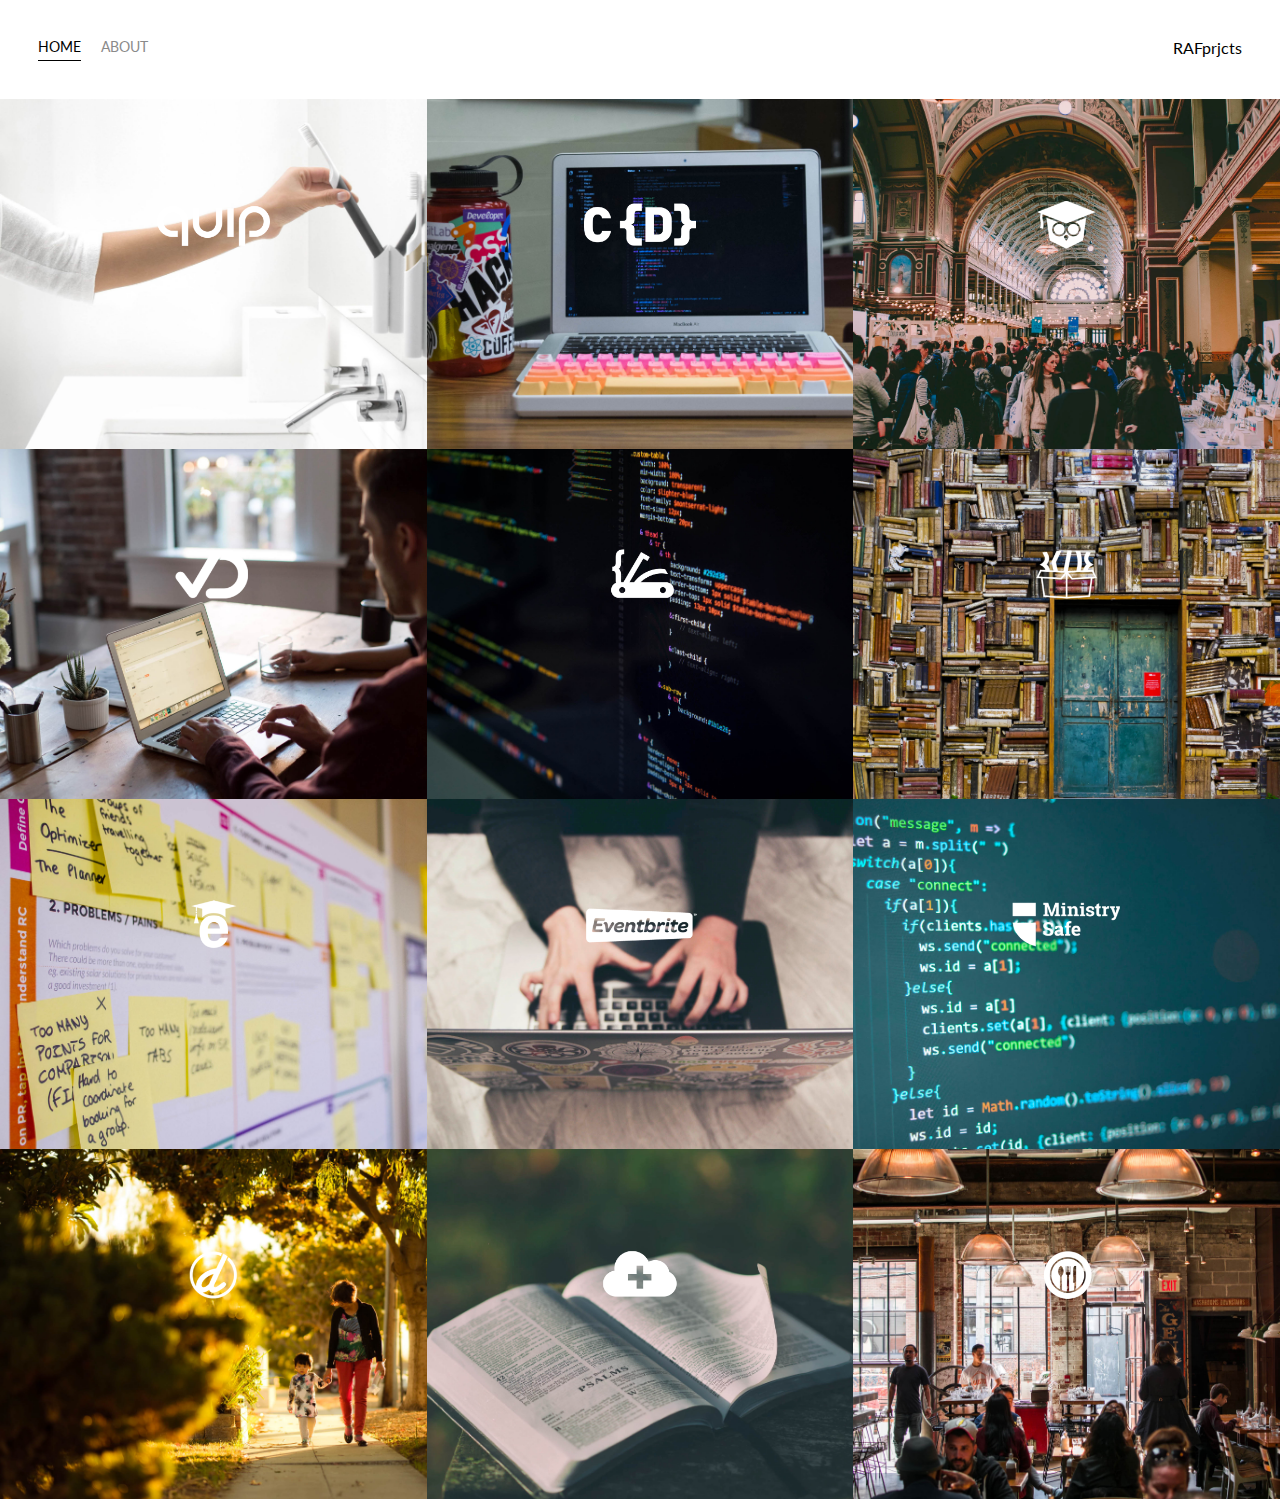
<file: Site#1/index.html>
<!DOCTYPE html>
<html lang="en">
<head>
    <meta charset="UTF-8">
    <title>Page Title</title>
    <link rel="stylesheet" href="styles.css">
    <link rel="stylesheet" href="https://fonts.googleapis.com/css?family=Lato">
</head>
<body>
    <div class="containter">
        <div class="nav-wrapper">
            <div class="left-side">
                 <div class="nav-link-wrapper active-nav-link">
                    <a href="index.html">Home</a>
                 </div>
                <div class="nav-link-wrapper">
                    <a href="about.html">About</a>    
                </div>
            </div>

            <div class="right-side">
                <div class="brand">
                    <div>RAFprjcts</div>  
                </div>
            </div>
        </div>

        <div class="contant-wrapper">
            <div class="portfolio-items-wrapper">

                <div class="portfolio-item-wrapper">
                    <div class="portfolio-img-background" style="background-image:url(images/portfolio1.jpg)"></div>

                    <div class="img-text-wrapper">
                        <div class="logo-wrapper">
                          <img src="images/logos/quip.png">  
                        </div>

                        <div class="subtitle">
                            I built the Quip Ecommerce platform, named a Top 25 Invention by Time Magazine in 2016.
                        </div>
                    </div>
                </div>

                <div class="portfolio-item-wrapper">
                    <div class="portfolio-img-background" style="background-image:url(images/portfolio2.jpg)"></div>

                    <div class="img-text-wrapper">
                        <div class="logo-wrapper">
                          <img src="images/logos/crondose.png">  
                        </div>

                        <div class="subtitle">
                            I built the Quip Ecommerce platform, named a Top 25 Invention by Time Magazine in 2016.
                        </div>
                    </div>
                </div>

                <div class="portfolio-item-wrapper">
                    <div class="portfolio-img-background" style="background-image:url(images/portfolio3.jpg)"></div>

                    <div class="img-text-wrapper">
                        <div class="logo-wrapper">
                          <img src="images/logos/dailysmarty.png">  
                        </div>

                        <div class="subtitle">
                            I built the Quip Ecommerce platform, named a Top 25 Invention by Time Magazine in 2016.
                        </div>
                    </div>
                </div>

                <div class="portfolio-item-wrapper">
                    <div class="portfolio-img-background" style="background-image:url(images/portfolio4.jpg)"></div>

                    <div class="img-text-wrapper">
                        <div class="logo-wrapper">
                          <img src="images/logos/dashtrack.png">  
                        </div>

                        <div class="subtitle">
                            I built the Quip Ecommerce platform, named a Top 25 Invention by Time Magazine in 2016.
                        </div>
                    </div>
                </div>
                <div class="portfolio-item-wrapper">
                    <div class="portfolio-img-background" style="background-image:url(images/portfolio5.jpg)"></div>

                    <div class="img-text-wrapper">
                        <div class="logo-wrapper">
                          <img src="images/logos/devcamp.png">  
                        </div>

                        <div class="subtitle">
                            I built the Quip Ecommerce platform, named a Top 25 Invention by Time Magazine in 2016.
                        </div>
                    </div>
                </div>

                <div class="portfolio-item-wrapper">
                    <div class="portfolio-img-background" style="background-image:url(images/portfolio6.jpg)"></div>

                    <div class="img-text-wrapper">
                        <div class="logo-wrapper">
                          <img src="images/logos/devtrunk.png">  
                        </div>

                        <div class="subtitle">
                            I built the Quip Ecommerce platform, named a Top 25 Invention by Time Magazine in 2016.
                        </div>
                    </div>
                </div>

                <div class="portfolio-item-wrapper">
                    <div class="portfolio-img-background" style="background-image:url(images/portfolio7.jpg)"></div>

                    <div class="img-text-wrapper">
                        <div class="logo-wrapper">
                          <img src="images/logos/edutechional.png">  
                        </div>

                        <div class="subtitle">
                            I built the Quip Ecommerce platform, named a Top 25 Invention by Time Magazine in 2016.
                        </div>
                    </div>
                </div>

                <div class="portfolio-item-wrapper">
                    <div class="portfolio-img-background" style="background-image:url(images/portfolio8.jpg)"></div>

                    <div class="img-text-wrapper">
                        <div class="logo-wrapper">
                          <img src="images/logos/eventbrite.png">  
                        </div>

                        <div class="subtitle">
                            I built the Quip Ecommerce platform, named a Top 25 Invention by Time Magazine in 2016.
                        </div>
                    </div>
                </div>

                <div class="portfolio-item-wrapper">
                    <div class="portfolio-img-background" style="background-image:url(images/portfolio9.jpg)"></div>

                    <div class="img-text-wrapper">
                        <div class="logo-wrapper">
                          <img src="images/logos/ministry-safe.png">  
                        </div>

                        <div class="subtitle">
                            I built the Quip Ecommerce platform, named a Top 25 Invention by Time Magazine in 2016.
                        </div>
                    </div>
                </div>

                <div class="portfolio-item-wrapper">
                    <div class="portfolio-img-background" style="background-image:url(images/portfolio10.jpg)"></div>

                    <div class="img-text-wrapper">
                        <div class="logo-wrapper">
                          <img src="images/logos/open-devos.png">  
                        </div>

                        <div class="subtitle">
                            I built the Quip Ecommerce platform, named a Top 25 Invention by Time Magazine in 2016.
                        </div>
                    </div>
                </div>
                <div class="portfolio-item-wrapper">
                    <div class="portfolio-img-background" style="background-image:url(images/portfolio11.jpg)"></div>

                    <div class="img-text-wrapper">
                        <div class="logo-wrapper">
                          <img src="images/logos/shop-hacker.png">  
                        </div>

                        <div class="subtitle">
                            I built the Quip Ecommerce platform, named a Top 25 Invention by Time Magazine in 2016.
                        </div>
                    </div>
                </div>

                <div class="portfolio-item-wrapper">
                    <div class="portfolio-img-background" style="background-image:url(images/portfolio12.jpg)"></div>

                    <div class="img-text-wrapper">
                        <div class="logo-wrapper">
                          <img src="images/logos/toastability.png">  
                        </div>

                        <div class="subtitle">
                            I built the Quip Ecommerce platform, named a Top 25 Invention by Time Magazine in 2016.
                        </div>
                    </div>
                </div>
            </div>
        </div>
    </div>
</body>
<script>
    const portfolioItems = document.querySelectorAll('.portfolio-item-wrapper')
    portfolioItems.forEach(portfolioItem => {
        portfolioItem.addEventListener('mouseover', () => {
            portfolioItem.childNodes[1].classList.add('img-darken');
        })

        portfolioItem.addEventListener('mouseout', () => {
            portfolioItem.childNodes[1].classList.remove('img-darken');
        })
    })
</script>
</html>
</file>
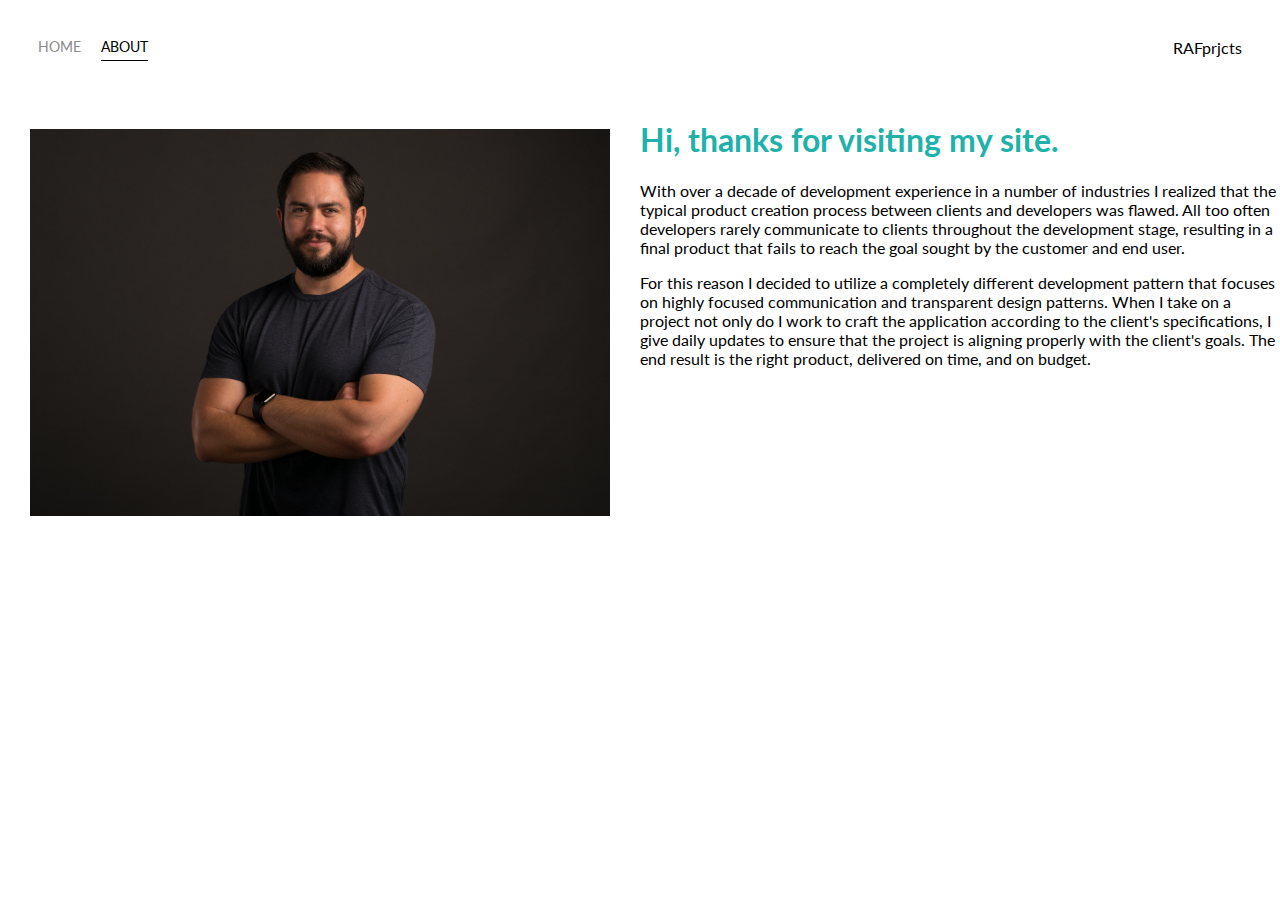
<file: Site#1/about.html>
<!DOCTYPE html>
<html lang="en">
<head>
    <meta charset="UTF-8">
    <title>About</title>
    <link rel="stylesheet" href="https://fonts.googleapis.com/css?family=Lato">
    <link rel="stylesheet" href="styles.css">
</head>
<body>
    <div class="containter">
        <div class="nav-wrapper">
            <div class="left-side">
                 <div class="nav-link-wrapper">
                    <a href="index.html">Home</a>
                 </div>
                <div class="nav-link-wrapper active-nav-link">
                    <a href="about.html">About</a>    
                </div>
            </div>

            <div class="right-side">
                <div class="brand">
                    <div>RAFprjcts</div>  
                </div>
            </div>
        </div>

        <div class="contant-wrapper">
            <div class="two-column-wrapper">
                <div class="profile-image-wrapper">
                    <img src="images/profile.jpg">

                </div>

                <div class="profile-content-wrapper">
                    <h1>Hi, thanks for visiting my site.</h1>
                    <p>With over a decade of development experience in a number of industries I realized that the typical product creation
                      process between clients and developers was flawed. All too often developers rarely communicate to clients throughout
                      the development stage, resulting in a final product that fails to reach the goal sought by the customer and end
                      user.
                    </p>
          
                    <p>For this reason I decided to utilize a completely different development pattern that focuses on highly focused
                      communication and transparent design patterns. When I take on a project not only do I work to craft the application
                      according to the client's specifications, I give daily updates to ensure that the project is aligning properly
                      with the client's goals. The end result is the right product, delivered on time, and on budget.</p>
                </div>
            </div>
        </div>
     </div>
</body>
</html>
</file>
<file: Site#1/styles.css>
/* Main styles */

body{
    margin: 0px;
    font-family: "Lato", sans-serif;
}

.container{
    display: grid;
    grid-template-columns: 1fr;
}
/* Nav styles */

.nav-wrapper{
    display: flex;
    justify-content: space-between;
    padding: 38px;
}

.left-side{
    display: flex;
}
.nav-wrapper > .left-side > div{
    margin-right: 20px;
    font-size: 0.9em;
    text-transform: uppercase;
}

.nav-link-wrapper{
    height: 22px;
    border-bottom: 1px solid transparent;
    transition: border-bottom 0.5s;
}

.nav-link-wrapper a{
    color: #8a8a8a;
    text-decoration: none;
    transition: color 0.5s;
}

.nav-link-wrapper:hover{
    border-bottom: 1px solid black;
}

.nav-link-wrapper a:hover{
    color: black;
}

.active-nav-link{
    border-bottom: 1px solid black;
}
.active-nav-link a {
    color: black !important;
}

/* Portfolio styles */

.portfolio-items-wrapper{
    display: grid;
    grid-template-columns: 1fr 1fr 1fr;
}

.portfolio-item-wrapper{
    position: relative;
}

.portfolio-img-background{
    height: 350px;
    widows: 100%;
    background-size: cover;
    background-position: center;
    background-repeat: no-repeat;
}
.img-text-wrapper{
    position: absolute;
    top: 0;
    display: flex;
    flex-direction: column;
    justify-content: center;
    align-items: center;
    height: 100%;
    text-align: center;
    padding-left: 100px;
    padding-right: 100px;
}

.logo-wrapper img {
    width: 50%;
    margin-bottom: 20px;
}

.img-text-wrapper .subtitle {
    transition: 1s;
    font-weight: 600;
    color: transparent;
}
.img-text-wrapper:hover .subtitle {
    font-weight: 600;
    color: lightgreen;
}

.img-darken {
    transition: 1s;
    filter: brightness(10%);
}

.two-column-wrapper{
    display: grid;
    grid-template-columns: 1fr 1fr;
}

.profile-image-wrapper img{
    width:100%;
}
.profile-image-wrapper {
    padding: 30px;
}

.profile-content-wrapper h1 {
    color: lightseagreen;
}
</file>
